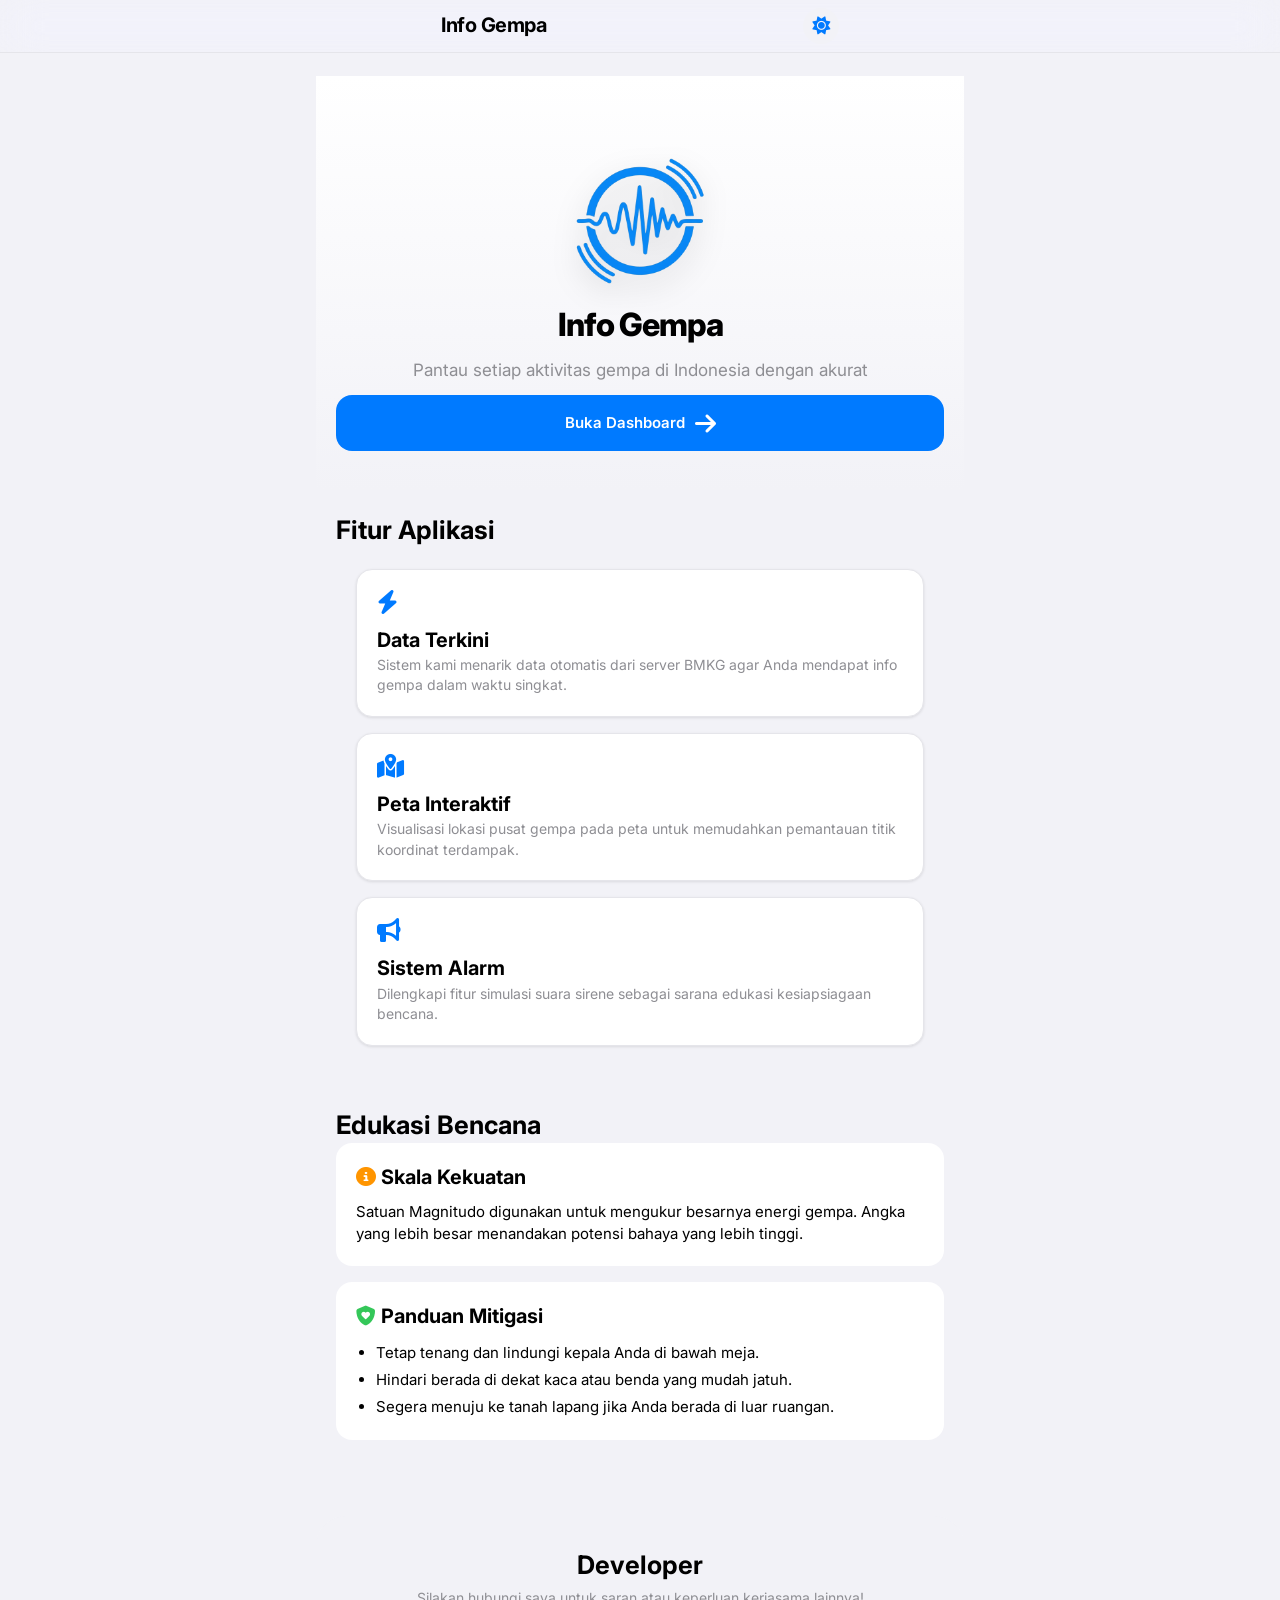
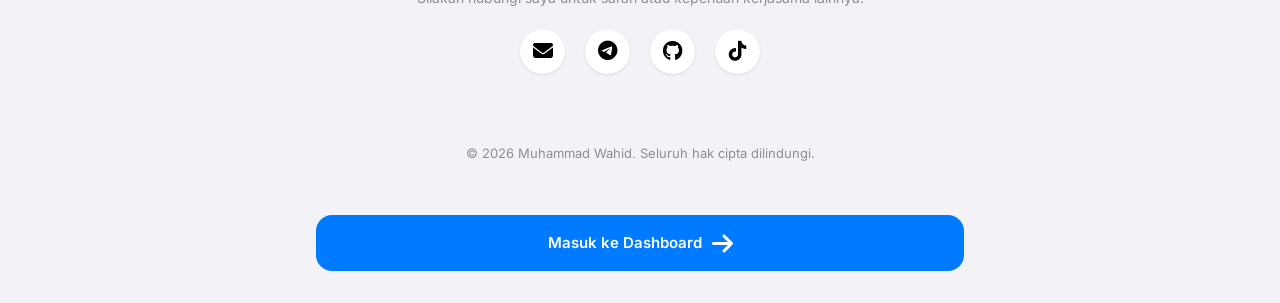
<file: index.html>
<!DOCTYPE html>
<html lang="id">
<head>
    <meta charset="UTF-8" />
    <meta name="viewport" content="width=device-width, initial-scale=1.0, viewport-fit=cover" />
    <meta name="google-site-verification" content="GpAqGbuZsOeTu3r56mJDddd0FB6GZIF2K4tqYakUcbY" />
    
    <link rel="canonical" href="https://infogempa.hidz-fun.my.id/" />
    
    <link rel="icon" type="image/png" href="favi.png">
    <link rel="apple-touch-icon" href="favi.png">
    <meta name="description" content="Pusat Info Gempa Indonesia - Layanan pantauan seismik real-time dari BMKG. Dapatkan info magnitudo, lokasi gempa, dan peringatan tsunami secara akurat.">
    <meta name="keywords" content="info gempa, gempa hari ini, bmkg, gempa bumi terbaru, pusat info gempa indonesia, cek gempa, magnitudo gempa">
    <meta name="author" content="HidzzY">
    <meta name="theme-color" content="#000000" media="(prefers-color-scheme: dark)" />
    <meta name="theme-color" content="#F2F2F7" media="(prefers-color-scheme: light)" />
    <title>Tentang - Pusat Info Gempa Indonesia</title>
    
    <link rel="preconnect" href="https://fonts.googleapis.com">
    <link href="https://fonts.googleapis.com/css2?family=Inter:wght@400;500;600;700;800&display=swap" rel="stylesheet">
    <link rel="stylesheet" href="https://cdnjs.cloudflare.com/ajax/libs/font-awesome/6.5.1/css/all.min.css" />
    <link rel="stylesheet" href="./assets/css/style.css">

    <style>
        /* Custom landing page specific styles */
        .app-logo-large { width: 170px; height: 140px; margin: 0 auto 25px; }
        .app-logo-large img { width: 170px; filter: drop-shadow(0px 10px 15px rgba(0,0,0,0.15)); }
        .landing-hero {
            padding: 60px 20px 40px;
            text-align: center;
            background: linear-gradient(180deg, var(--ios-surface) 0%, var(--ios-bg) 100%);
        }

        .feature-grid {
            display: grid;
            gap: 16px;
            padding: 20px;
        }

        .feature-card {
            background: var(--ios-surface);
            padding: 20px;
            border-radius: var(--ios-radius-lg);
            box-shadow: var(--ios-shadow-sm);
            border: 1px solid var(--ios-separator);
            transition: transform 0.2s ease;
        }

        .feature-card i {
            font-size: 24px;
            color: var(--ios-accent);
            margin-bottom: 12px;
        }

        .info-section {
            padding: 20px;
        }

        .education-card {
            background: var(--ios-surface);
            border-radius: var(--ios-radius-lg);
            padding: 20px;
            margin-bottom: 16px;
        }

        .contact-section {
            background: var(--ios-surface-secondary);
            padding: 30px 20px;
            border-radius: 30px 30px 0 0;
            margin-top: 40px;
        }

        .social-links {
            display: flex;
            justify-content: center;
            gap: 20px;
            margin-top: 20px;
        }

        .social-btn {
            width: 45px;
            height: 45px;
            border-radius: 50%;
            background: var(--ios-surface);
            display: flex;
            align-items: center;
            justify-content: center;
            color: var(--ios-text-primary);
            text-decoration: none;
            box-shadow: var(--ios-shadow-sm);
            font-size: 20px;
            transition: all 0.3s var(--ios-spring);
        }

        .social-btn:hover {
            transform: translateY(-5px);
            background: var(--ios-accent);
            color: white;
        }

        .cta-container {
            position: sticky;
            bottom: 0;
            padding: 20px;
            background: rgba(242, 242, 247, 0.8);
            backdrop-filter: blur(20px);
            border-top: 1px solid var(--ios-separator);
        }
    </style>
</head>
<body>

    <main class="ios-container">
      <header class="ios-header">
        <div class="header-content">
            <a href="index.html" class="logo">
                <span>Info Gempa</span>
            </a>
            <button id="theme-toggle" class="ios-icon-btn" aria-label="Toggle theme">
              <div id="themeIcon">
                <i class="fas fa-sun"></i>
                </div>
            </button>
        </div>
    </header>
        <header class="landing-hero">
            <div class="app-logo-large">
                <img src="./assets/img/light.png" id="main-logo" alt="Logo">
            </div>
            <h1 style="font-size: 32px; font-weight: 800; letter-spacing: -1px;">Info Gempa</h1>
            <p style="color: var(--ios-text-secondary); margin-top: 10px; font-size: 17px;">Pantau setiap aktivitas gempa di Indonesia dengan akurat</p>
            <a href="./pages/dash.html" class="ios-button ios-button-primary ios-button-full" style="text-decoration: none; display: flex; align-items: center; justify-content: center; gap: 10px;">
                <span>Buka Dashboard</span>
                <i class="fas fa-arrow-right"></i>
            </a>
        </header>

        <section class="info-section">
            <h2 class="ios-section-title">Fitur Aplikasi</h2>
            <div class="feature-grid">
                <div class="feature-card">
                    <i class="fas fa-bolt"></i>
                    <h3>Data Terkini</h3>
                    <p style="font-size: 14px; color: var(--ios-text-secondary);">Sistem kami menarik data otomatis dari server BMKG agar Anda mendapat info gempa dalam waktu singkat.</p>
                </div>
                <div class="feature-card">
                    <i class="fas fa-map-location-dot"></i>
                    <h3>Peta Interaktif</h3>
                    <p style="font-size: 14px; color: var(--ios-text-secondary);">Visualisasi lokasi pusat gempa pada peta untuk memudahkan pemantauan titik koordinat terdampak.</p>
                </div>
                <div class="feature-card">
                    <i class="fas fa-bullhorn"></i>
                    <h3>Sistem Alarm</h3>
                    <p style="font-size: 14px; color: var(--ios-text-secondary);">Dilengkapi fitur simulasi suara sirene sebagai sarana edukasi kesiapsiagaan bencana.</p>
                </div>
            </div>
        </section>

        <section class="info-section">
            <h2 class="ios-section-title">Edukasi Bencana</h2>
            <div class="education-card">
                <h3 style="margin-bottom: 8px;"><i class="fas fa-circle-info" style="color: var(--ios-orange);"></i> Skala Kekuatan</h3>
                <p style="font-size: 15px; line-height: 1.5;">Satuan Magnitudo digunakan untuk mengukur besarnya energi gempa. Angka yang lebih besar menandakan potensi bahaya yang lebih tinggi.</p>
            </div>
            <div class="education-card">
                <h3 style="margin-bottom: 8px;"><i class="fas fa-shield-heart" style="color: var(--ios-green);"></i> Panduan Mitigasi</h3>
                <ul style="font-size: 15px; line-height: 1.8; padding-left: 20px;">
                    <li>Tetap tenang dan lindungi kepala Anda di bawah meja.</li>
                    <li>Hindari berada di dekat kaca atau benda yang mudah jatuh.</li>
                    <li>Segera menuju ke tanah lapang jika Anda berada di luar ruangan.</li>
                </ul>
            </div>
        </section>

        <section class="contact-section">
            <h2 style="text-align: center; margin-bottom: 5px;">Developer</h2>
            <p style="text-align: center; color: var(--ios-text-secondary); font-size: 14px;">Silakan hubungi saya untuk saran atau keperluan kerjasama lainnya!</p>
            
            <div class="social-links">
                <a href="mailto:wahidrahmannn1324@gmail.com" class="social-btn" title="Email"><i class="fas fa-envelope"></i></a>
                <a href="https://t.me/hidzex3c" class="social-btn" title="Telegram"><i class="fab fa-telegram"></i></a>
                <a href="https://github.com/HidzzY" class="social-btn" title="GitHub"><i class="fab fa-github"></i></a>
                <a href="https://tiktok.com/@w.hizz" class="social-btn" title="TikTok"><i class="fab fa-tiktok"></i></a>
            </div>
        </section>

        <footer class="ios-footer">
            <p>&copy; 2026 Muhammad Wahid. Seluruh hak cipta dilindungi.</p>
        </footer>

        
            <a href="./pages/dash.html" class="ios-button ios-button-primary ios-button-full" style="text-decoration: none; display: flex; align-items: center; justify-content: center; gap: 10px;">
                <span>Masuk ke Dashboard</span>
                <i class="fas fa-arrow-right"></i>
            </a>
    </main>
    <script src="./assets/js/script.js"></script>

</body>
</html>
</file>
<file: assets/css/style.css>
/* ============================================
   iOS 18 DESIGN SYSTEM - COMPLETE
   ============================================ */

:root {
  /* Light Mode - iOS 18 */
  --ios-bg: #F2F2F7;
  --ios-surface: #FFFFFF;
  --ios-surface-secondary: #F2F2F7;
  --ios-text-primary: #000000;
  --ios-text-secondary: #8E8E93;
  --ios-text-tertiary: #C7C7CC;
  --ios-separator: #E5E5EA;
  --ios-accent: #007AFF;
  --ios-accent-secondary: #5856D6;
  --ios-green: #34C759;
  --ios-orange: #FF9500;
  --ios-red: #FF3B30;
  --ios-yellow: #FFCC00;
  --ios-purple: #AF52DE;
  --ios-teal: #5AC8FA;
  
  /* Shadows */
  --ios-shadow-sm: 0 1px 3px rgba(0,0,0,0.1);
  --ios-shadow-md: 0 4px 20px rgba(0,0,0,0.08);
  --ios-shadow-lg: 0 10px 40px rgba(0,0,0,0.12);
  
  /* Radius */
  --ios-radius-sm: 8px;
  --ios-radius-md: 12px;
  --ios-radius-lg: 16px;
  --ios-radius-xl: 20px;
  --ios-radius-full: 9999px;
  
  /* Transitions */
  --ios-spring: cubic-bezier(0.34, 1.56, 0.64, 1);
  --ios-ease: cubic-bezier(0.4, 0.0, 0.2, 1);
}

/* Dark Mode - iOS 18 Deep Black */
[data-theme="dark"] {
  --ios-bg: #000000;
  --ios-surface: #1C1C1E;
  --ios-surface-secondary: #2C2C2E;
  --ios-text-primary: #FFFFFF;
  --ios-text-secondary: #8E8E93;
  --ios-text-tertiary: #48484A;
  --ios-separator: #38383A;
  --ios-accent: #0A84FF;
  --ios-accent-secondary: #5E5CE6;
  --ios-green: #30D158;
  --ios-orange: #FF9F0A;
  --ios-red: #FF453A;
  --ios-yellow: #FFD60A;
  --ios-purple: #BF5AF2;
  --ios-teal: #64D2FF;
}

/* ============================================
   BASE STYLES
   ============================================ */

* {
  margin: 0;
  padding: 0;
  box-sizing: border-box;
  -webkit-tap-highlight-color: transparent;
}

html {
  font-family: -apple-system, BlinkMacSystemFont, "SF Pro Text", "Inter", "Segoe UI", Roboto, sans-serif;
  font-size: 17px;
  line-height: 1.47059;
  -webkit-font-smoothing: antialiased;
  -moz-osx-font-smoothing: grayscale;
}

body {
  background-color: var(--ios-bg);
  color: var(--ios-text-primary);
  min-height: 100vh;
  padding-top: env(safe-area-inset-top);
  padding-bottom: env(safe-area-inset-bottom);
  transition: background-color 0.3s var(--ios-ease);
}

/* ============================================
   LOADING
   ============================================ */
   

.loading-overlay {
  position: fixed;
  inset: 0;
  background: var(--ios-bg);
  display: flex;
  align-items: center;
  justify-content: center;
  z-index: 9999;
  transition: opacity 0.3s var(--ios-ease);
}

.spinner {
  width: 36px;
  height: 36px;
  border: 3px solid var(--ios-text-tertiary);
  border-top-color: var(--ios-accent);
  border-radius: 50%;
  animation: ios-spin 1s linear infinite;
}

@keyframes ios-spin {
  to { transform: rotate(360deg); }
}

/* ============================================
   LIVE ACTIVITY / DYNAMIC ISLAND STYLE
   ============================================ */

.ios-live-activity {
  position: fixed;
  top: 60px;
  left: 50%;
  transform: translateX(-50%) translateY(-100px);
  z-index: 99;
  background: var(--ios-surface);
  backdrop-filter: blur(20px) saturate(180%);
  border-radius: 999px;
  padding: 12px 20px;
  animation: slideDown 0.6s var(--ios-spring) forwards;
  min-width: 280px;
  box-shadow: 0 8px 32px var(--ios-shadow-lg);
  max-width: 90vw;
}

@keyframes slideDown {
  to { transform: translateX(-50%) translateY(0); }
}

.live-activity-content {
  display: flex;
  align-items: center;
  gap: 12px;
  color: var(--ios-text-primary);
}

.live-indicator {
  display: flex;
  align-items: center;
  gap: 6px;
}

.pulse-dot {
  width: 8px;
  height: 8px;
  background: #FF3B30;
  border-radius: 50%;
  animation: pulse 2s infinite;
}

@keyframes pulse {
  0%, 100% { opacity: 1; transform: scale(1); }
  50% { opacity: 0.5; transform: scale(1.2); }
}

.live-text {
  font-size: 11px;
  font-weight: 700;
  letter-spacing: 0.5px;
  color: #FF3B30;
}

.live-info {
  flex: 1;
  display: flex;
  flex-direction: column;
  min-width: 0;
}

.live-mag {
  font-size: 17px;
  font-weight: 700;
}

.live-loc {
  font-size: 13px;
  opacity: 0.8;
  white-space: nowrap;
  overflow: hidden;
  text-overflow: ellipsis;
  max-width: 140px;
}

.live-time {
  font-size: 12px;
  opacity: 0.6;
  background: var(--ios-surface-secondary);
  padding: 4px 10px;
  border-radius: 12px;
  white-space: nowrap;
}

/* ============================================
   HEADER
   ============================================ */

.ios-header {
  position: fixed;
  top: 0;
  left: 0;
  right: 0;
  z-index: 100;
  background: rgba(var(--ios-surface), 0.72);
  backdrop-filter: saturate(180%) blur(20px);
  -webkit-backdrop-filter: saturate(180%) blur(20px);
  border-bottom: 0.5px solid var(--ios-separator);
  padding-top: env(safe-area-inset-top);
}

.header-content {
  max-width: 430px;
  margin: 0 auto;
  padding: 12px 16px;
  display: flex;
  align-items: center;
  justify-content: space-between;
  height: 52px;
}

.logo {
  display: flex;
  align-items: center;
  gap: 8px;
  font-size: 20px;
  font-weight: 700;
  color: var(--ios-text-primary);
  text-decoration: none;
  letter-spacing: -0.5px;
}

.logo i {
  color: var(--ios-accent);
  font-size: 24px;
}

.ios-icon-btn {
  width: 36px;
  height: 36px;
  border-radius: var(--ios-radius-full);
  border: none;
  background: var(--ios-surface-secondary);
  color: var(--ios-accent);
  font-size: 18px;
  cursor: pointer;
  display: flex;
  align-items: center;
  justify-content: center;
  transition: transform 0.2s var(--ios-spring), background 0.2s;
}

.ios-icon-btn:active {
  transform: scale(0.88);
  background: var(--ios-separator);
}

.ios-header-compact .header-content {
  justify-content: flex-start;
  gap: 12px;
}

.ios-back-btn {
  display: flex;
  align-items: center;
  gap: 4px;
  color: var(--ios-accent);
  text-decoration: none;
  font-size: 17px;
  font-weight: 400;
  padding: 4px 8px 4px 0;
  margin-left: -8px;
  transition: opacity 0.2s;
}

.ios-back-btn:active {
  opacity: 0.6;
}

.ios-nav-title {
  font-size: 17px;
  font-weight: 600;
  flex: 1;
  text-align: center;
  margin-right: 60px;
}

.ios-spacer {
  width: 36px;
}

/* ============================================
   CONTAINER
   ============================================ */

.ios-container {
  max-width: 430px;
  margin: 0 auto;
  padding: 76px 16px 32px;
}

.ios-container-detail {
  padding-top: 64px;
}

/* ============================================
   HERO
   ============================================ */

.ios-hero {
  padding: 8px 0 24px;
}

.ios-hero-title {
  font-size: 34px;
  font-weight: 800;
  letter-spacing: -0.5px;
  line-height: 1.2;
  margin-bottom: 4px;
}

.ios-hero-subtitle {
  font-size: 17px;
  color: var(--ios-text-secondary);
  font-weight: 400;
}

/* ============================================
   STATS DASHBOARD
   ============================================ */

.ios-stats-section {
  margin-bottom: 24px;
}

.ios-stats-grid {
  display: grid;
  grid-template-columns: repeat(2, 1fr);
  gap: 12px;
}

.ios-stat-card {
  background: var(--ios-surface);
  border-radius: var(--ios-radius-lg);
  padding: 16px;
  box-shadow: var(--ios-shadow-sm);
  display: flex;
  flex-direction: column;
  align-items: flex-start;
  transition: transform 0.2s var(--ios-spring);
}

.ios-stat-card:active {
  transform: scale(0.96);
}

.stat-icon {
  font-size: 24px;
  margin-bottom: 8px;
  width: 40px;
  height: 40px;
  background: var(--ios-surface-secondary);
  border-radius: var(--ios-radius-md);
  display: flex;
  align-items: center;
  justify-content: center;
}

.stat-value {
  font-size: 24px;
  font-weight: 800;
  color: var(--ios-text-primary);
  letter-spacing: -0.5px;
}

.stat-label {
  font-size: 13px;
  color: var(--ios-text-secondary);
  margin-top: 2px;
}

/* ============================================
   SECTIONS
   ============================================ */

.ios-section {
  margin-bottom: 24px;
}

.ios-section-header {
  display: flex;
  align-items: center;
  gap: 8px;
  padding: 12px 4px;
  cursor: pointer;
  user-select: none;
  -webkit-user-select: none;
}

.ios-section-header h2 {
  font-size: 20px;
  font-weight: 700;
  flex: 1;
  letter-spacing: -0.3px;
}

.ios-section-header-static {
  display: flex;
  align-items: center;
  justify-content: space-between;
  padding: 12px 4px;
}

.ios-section-header-static h2 {
  font-size: 20px;
  font-weight: 700;
  letter-spacing: -0.3px;
}

.ios-link {
  color: var(--ios-accent);
  font-size: 15px;
  font-weight: 500;
  text-decoration: none;
}

.ios-badge {
  background: var(--ios-surface-secondary);
  color: var(--ios-text-secondary);
  font-size: 15px;
  font-weight: 600;
  padding: 4px 10px;
  border-radius: var(--ios-radius-full);
  min-width: 28px;
  text-align: center;
}

.ios-chevron {
  width: 32px;
  height: 32px;
  border: none;
  background: transparent;
  color: var(--ios-text-secondary);
  font-size: 14px;
  cursor: pointer;
  display: flex;
  align-items: center;
  justify-content: center;
  transition: transform 0.3s var(--ios-spring);
}

.ios-chevron.active {
  transform: rotate(180deg);
}

/* ============================================
   COLLAPSIBLE
   ============================================ */

.ios-collapsible {
  max-height: 0;
  overflow: hidden;
  transition: max-height 0.4s var(--ios-ease), opacity 0.3s;
  opacity: 0;
}

.ios-collapsible.active {
  max-height: 2000px;
  opacity: 1;
}

/* ============================================
   MINI MAP
   ============================================ */

.ios-mini-map-container {
  position: relative;
  height: 200px;
  border-radius: var(--ios-radius-xl);
  overflow: hidden;
  margin-top: 12px;
  z-index: 1;
}

.ios-mini-map {
  width: 100%;
  height: 100%;
  background: var(--ios-surface-secondary);
}

.mini-map-overlay {
  position: absolute;
  bottom: 12px;
  left: 12px;
}

/* ============================================
   INTENSITY SCALE
   ============================================ */

.ios-intensity-scale {
  display: flex;
  gap: 8px;
  margin-top: 12px;
  overflow-x: auto;
  padding: 4px;
  scrollbar-width: none;
}

.ios-intensity-scale::-webkit-scrollbar {
  display: none;
}

.intensity-item {
  display: flex;
  flex-direction: column;
  align-items: center;
  gap: 6px;
  min-width: 70px;
  padding: 12px 8px;
  background: var(--ios-surface);
  border-radius: var(--ios-radius-md);
  box-shadow: var(--ios-shadow-sm);
  transition: transform 0.2s;
}

.intensity-item:active {
  transform: scale(0.95);
}

.intensity-color {
  width: 32px;
  height: 32px;
  border-radius: 50%;
  box-shadow: inset 0 2px 4px rgba(0,0,0,0.1);
}

.intensity-item span {
  font-size: 12px;
  font-weight: 600;
  color: var(--ios-text-secondary);
}

/* ============================================
   TIPS CAROUSEL
   ============================================ */

.ios-tips-carousel {
  position: relative;
  height: 160px;
  margin-top: 12px;
  overflow: hidden;
}

.ios-tip-card {
  position: absolute;
  inset: 0;
  background: linear-gradient(135deg, var(--ios-accent) 0%, var(--ios-accent-secondary) 100%);
  border-radius: var(--ios-radius-xl);
  padding: 20px;
  color: white;
  opacity: 0;
  transform: translateX(100%);
  transition: all 0.4s var(--ios-spring);
  display: flex;
  flex-direction: column;
  justify-content: center;
}

.ios-tip-card.active {
  opacity: 1;
  transform: translateX(0);
}

.ios-tip-card.prev {
  transform: translateX(-100%);
}

.tip-icon {
  font-size: 32px;
  margin-bottom: 8px;
}

.ios-tip-card h3 {
  font-size: 18px;
  font-weight: 700;
  margin-bottom: 4px;
}

.ios-tip-card p {
  font-size: 14px;
  opacity: 0.9;
  line-height: 1.4;
}

.carousel-dots {
  display: flex;
  gap: 6px;
}

.dot {
  width: 6px;
  height: 6px;
  border-radius: 50%;
  background: var(--ios-text-tertiary);
  transition: all 0.3s;
  cursor: pointer;
}

.dot.active {
  width: 20px;
  border-radius: 3px;
  background: var(--ios-accent);
}

/* ============================================
   TIMELINE
   ============================================ */

.ios-timeline {
  display: flex;
  gap: 12px;
  overflow-x: auto;
  padding: 12px 4px;
  margin: 0 -16px;
  padding-left: 16px;
  scrollbar-width: none;
}

.ios-timeline::-webkit-scrollbar {
  display: none;
}

.timeline-item {
  display: flex;
  flex-direction: column;
  align-items: center;
  min-width: 70px;
  text-align: center;
  opacity: 0;
  animation: fadeInUp 0.4s var(--ios-spring) forwards;
}

@keyframes fadeInUp {
  from {
    opacity: 0;
    transform: translateY(10px);
  }
  to {
    opacity: 1;
    transform: translateY(0);
  }
}

.timeline-dot {
  width: 12px;
  height: 12px;
  border-radius: 50%;
  background: var(--ios-accent);
  border: 3px solid var(--ios-surface);
  box-shadow: 0 0 0 2px var(--ios-accent);
  margin-bottom: 8px;
  position: relative;
}

.timeline-dot::before {
  content: '';
  position: absolute;
  top: 50%;
  left: -50px;
  width: 50px;
  height: 2px;
  background: var(--ios-separator);
  transform: translateY(-50%);
  z-index: -1;
}

.timeline-item:first-child .timeline-dot::before {
  display: none;
}

.timeline-time {
  font-size: 12px;
  color: var(--ios-text-secondary);
  margin-bottom: 4px;
}

.timeline-mag {
  font-size: 15px;
  font-weight: 700;
  color: var(--ios-text-primary);
}

/* ============================================
   SEARCH & FILTER
   ============================================ */

.ios-search-bar {
  display: flex;
  align-items: center;
  gap: 12px;
  background: var(--ios-surface-secondary);
  border-radius: var(--ios-radius-full);
  padding: 12px 16px;
  margin-bottom: 12px;
}

.ios-search-bar i {
  color: var(--ios-text-secondary);
  font-size: 16px;
}

.ios-search-bar input {
  flex: 1;
  border: none;
  background: transparent;
  font-size: 17px;
  color: var(--ios-text-primary);
  outline: none;
}

.ios-search-bar input::placeholder {
  color: var(--ios-text-secondary);
}

.ios-filter-btn {
  width: 32px;
  height: 32px;
  border: none;
  background: var(--ios-surface);
  border-radius: 50%;
  color: var(--ios-accent);
  display: flex;
  align-items: center;
  justify-content: center;
  cursor: pointer;
  transition: transform 0.2s;
}

.ios-filter-btn:active {
  transform: scale(0.9);
}

.ios-filter-panel {
  background: var(--ios-surface);
  border-radius: var(--ios-radius-lg);
  padding: 16px;
  margin-bottom: 16px;
  animation: slideDownPanel 0.3s var(--ios-ease);
}

@keyframes slideDownPanel {
  from {
    opacity: 0;
    transform: translateY(-10px);
  }
  to {
    opacity: 1;
    transform: translateY(0);
  }
}

.filter-group {
  margin-bottom: 16px;
}

.filter-group:last-child {
  margin-bottom: 0;
}

.filter-group label {
  display: block;
  font-size: 13px;
  font-weight: 600;
  color: var(--ios-text-secondary);
  text-transform: uppercase;
  letter-spacing: 0.5px;
  margin-bottom: 8px;
}

.filter-group input[type="range"] {
  width: 100%;
  height: 6px;
  border-radius: 3px;
  background: var(--ios-surface-secondary);
  outline: none;
  -webkit-appearance: none;
}

.filter-group input[type="range"]::-webkit-slider-thumb {
  -webkit-appearance: none;
  width: 24px;
  height: 24px;
  border-radius: 50%;
  background: var(--ios-surface);
  box-shadow: 0 2px 8px rgba(0,0,0,0.2);
  border: 0.5px solid var(--ios-separator);
  cursor: pointer;
}

.filter-group select {
  width: 100%;
  padding: 12px;
  border: none;
  background: var(--ios-surface-secondary);
  border-radius: var(--ios-radius-md);
  font-size: 17px;
  color: var(--ios-text-primary);
  outline: none;
}

#mag-value {
  display: inline-block;
  margin-top: 8px;
  font-size: 15px;
  font-weight: 600;
  color: var(--ios-accent);
}

/* ============================================
   FEATURED CARD
   ============================================ */

.ios-featured-card {
  background: linear-gradient(135deg, var(--ios-surface) 0%, var(--ios-surface-secondary) 100%);
  border-radius: var(--ios-radius-xl);
  padding: 24px;
  box-shadow: var(--ios-shadow-md);
  position: relative;
  overflow: hidden;
  transition: transform 0.2s var(--ios-spring), box-shadow 0.2s;
}

.ios-featured-card::before {
  content: '';
  position: absolute;
  top: 0;
  left: 0;
  right: 0;
  height: 4px;
  background: linear-gradient(90deg, var(--ios-accent), var(--ios-accent-secondary));
  opacity: 0.8;
}

.ios-featured-card:active {
  transform: scale(0.98);
  box-shadow: var(--ios-shadow-sm);
}

.card-magnitude-large {
  font-size: 72px;
  font-weight: 800;
  line-height: 1;
  background: linear-gradient(135deg, var(--ios-accent), var(--ios-accent-secondary));
  -webkit-background-clip: text;
  -webkit-text-fill-color: transparent;
  background-clip: text;
  margin-bottom: 8px;
  letter-spacing: -2px;
}

.card-magnitude-label {
  font-size: 15px;
  color: var(--ios-text-secondary);
  font-weight: 600;
  text-transform: uppercase;
  letter-spacing: 0.5px;
  margin-bottom: 20px;
}

.card-info-grid {
  display: grid;
  gap: 12px;
}

.card-info-row {
  display: flex;
  justify-content: space-between;
  align-items: center;
  padding: 8px 0;
  border-bottom: 0.5px solid var(--ios-separator);
}

.card-info-row:last-child {
  border-bottom: none;
}

.card-info-label {
  font-size: 15px;
  color: var(--ios-text-secondary);
  display: flex;
  align-items: center;
  gap: 8px;
}

.card-info-value {
  font-size: 15px;
  font-weight: 600;
  color: var(--ios-text-primary);
  text-align: right;
}

.card-potensi {
  margin-top: 16px;
  padding: 12px 16px;
  background: var(--ios-surface-secondary);
  border-radius: var(--ios-radius-md);
  font-size: 15px;
  font-weight: 500;
  display: flex;
  align-items: center;
  gap: 10px;
}

.card-potensi.tsunami {
  background: rgba(255, 59, 48, 0.12);
  color: var(--ios-red);
}

.card-potensi.no-tsunami {
  background: rgba(52, 199, 89, 0.12);
  color: var(--ios-green);
}

.ios-detail-btn {
  display: flex;
  align-items: center;
  justify-content: center;
  gap: 8px;
  margin-top: 20px;
  padding: 14px 24px;
  background: var(--ios-accent);
  color: white;
  border: none;
  border-radius: var(--ios-radius-lg);
  font-size: 17px;
  font-weight: 600;
  text-decoration: none;
  cursor: pointer;
  transition: transform 0.2s var(--ios-spring), filter 0.2s;
}

.ios-detail-btn:active {
  transform: scale(0.96);
  filter: brightness(0.9);
}

/* ============================================
   LIST ITEMS
   ============================================ */

.ios-list {
  background: var(--ios-surface);
  border-radius: var(--ios-radius-lg);
  overflow: hidden;
  box-shadow: var(--ios-shadow-sm);
}

.ios-list-item {
  display: flex;
  align-items: center;
  gap: 12px;
  padding: 14px 16px;
  text-decoration: none;
  color: inherit;
  border-bottom: 0.5px solid var(--ios-separator);
  transition: background 0.2s;
  position: relative;
}

.ios-list-item:last-child {
  border-bottom: none;
}

.ios-list-item:active {
  background: var(--ios-surface-secondary);
}

.ios-list-item::after {
  content: '\f054';
  font-family: 'Font Awesome 6 Free';
  font-weight: 900;
  font-size: 12px;
  color: var(--ios-text-tertiary);
  margin-left: auto;
}

.magnitude-badge {
  min-width: 56px;
  height: 56px;
  border-radius: var(--ios-radius-md);
  display: flex;
  flex-direction: column;
  align-items: center;
  justify-content: center;
  font-weight: 700;
  position: relative;
  overflow: hidden;
}

.magnitude-badge::before {
  content: '';
  position: absolute;
  inset: 0;
  opacity: 0.15;
}

.magnitude-badge.low { color: var(--ios-green); }
.magnitude-badge.low::before { background: var(--ios-green); }

.magnitude-badge.medium { color: var(--ios-orange); }
.magnitude-badge.medium::before { background: var(--ios-orange); }

.magnitude-badge.high { color: var(--ios-red); }
.magnitude-badge.high::before { background: var(--ios-red); }

.magnitude-value {
  font-size: 20px;
  line-height: 1;
  z-index: 1;
}

.magnitude-label {
  font-size: 10px;
  text-transform: uppercase;
  letter-spacing: 0.5px;
  opacity: 0.8;
  z-index: 1;
}

.list-item-content {
  flex: 1;
  min-width: 0;
}

.list-item-title {
  font-size: 16px;
  font-weight: 600;
  color: var(--ios-text-primary);
  white-space: nowrap;
  overflow: hidden;
  text-overflow: ellipsis;
  margin-bottom: 2px;
}

.list-item-subtitle {
  font-size: 13px;
  color: var(--ios-text-secondary);
  display: flex;
  align-items: center;
  gap: 6px;
}

/* ============================================
   MAP
   ============================================ */

.ios-map-container {
  position: relative;
  margin: -16px -16px 20px;
  height: 280px;
  overflow: hidden;
  z-index: 1;
}

.ios-map {
  width: 100%;
  height: 100%;
  background: var(--ios-surface-secondary);
}

.ios-map-overlay {
  position: absolute;
  bottom: 16px;
  left: 50%;
  transform: translateX(-50%);
  z-index: 400;
}

.ios-pill {
  background: rgba(0, 0, 0, 0.7);
  backdrop-filter: blur(10px);
  color: white;
  padding: 8px 16px;
  border-radius: var(--ios-radius-full);
  font-size: 13px;
  font-weight: 500;
  display: flex;
  align-items: center;
  gap: 6px;
  box-shadow: var(--ios-shadow-md);
}

/* ============================================
   DETAIL CONTENT
   ============================================ */

.ios-detail-content {
  background: var(--ios-surface);
  border-radius: var(--ios-radius-xl);
  padding: 20px;
  margin-bottom: 20px;
  box-shadow: var(--ios-shadow-sm);
}

.ios-detail-header {
  text-align: center;
  padding-bottom: 20px;
  border-bottom: 0.5px solid var(--ios-separator);
  margin-bottom: 20px;
}

.ios-detail-magnitude {
  font-size: 56px;
  font-weight: 800;
  line-height: 1;
  margin-bottom: 8px;
  letter-spacing: -1px;
}

.ios-detail-location {
  font-size: 19px;
  font-weight: 600;
  color: var(--ios-text-primary);
  line-height: 1.3;
}

.ios-detail-grid {
  display: grid;
  grid-template-columns: 1fr 1fr;
  gap: 16px;
}

.ios-detail-item {
  display: flex;
  flex-direction: column;
  gap: 4px;
  padding: 12px;
  background: var(--ios-surface-secondary);
  border-radius: var(--ios-radius-md);
}

.ios-detail-item.full-width {
  grid-column: 1 / -1;
}

.ios-detail-icon {
  width: 32px;
  height: 32px;
  border-radius: var(--ios-radius-full);
  background: var(--ios-surface);
  display: flex;
  align-items: center;
  justify-content: center;
  color: var(--ios-accent);
  font-size: 14px;
  margin-bottom: 4px;
}

.ios-detail-label {
  font-size: 12px;
  color: var(--ios-text-secondary);
  text-transform: uppercase;
  letter-spacing: 0.3px;
  font-weight: 600;
}

.ios-detail-value {
  font-size: 16px;
  font-weight: 600;
  color: var(--ios-text-primary);
}

/* ============================================
   ACTION SECTION
   ============================================ */

.ios-action-section {
  background: var(--ios-surface);
  border-radius: var(--ios-radius-xl);
  padding: 20px;
  box-shadow: var(--ios-shadow-sm);
}

.ios-action-section h3 {
  font-size: 20px;
  font-weight: 700;
  margin-bottom: 8px;
  letter-spacing: -0.3px;
}

.ios-action-section > p {
  font-size: 15px;
  color: var(--ios-text-secondary);
  margin-bottom: 20px;
}

.ios-button-group {
  display: flex;
  gap: 12px;
  margin-bottom: 16px;
}

.ios-button {
  flex: 1;
  display: flex;
  flex-direction: column;
  align-items: center;
  gap: 8px;
  padding: 16px;
  border: none;
  border-radius: var(--ios-radius-lg);
  font-size: 15px;
  font-weight: 600;
  cursor: pointer;
  transition: transform 0.2s var(--ios-spring), filter 0.2s;
}

.ios-button:active {
  transform: scale(0.95);
}

.ios-button i {
  font-size: 24px;
}

.ios-button-primary {
  background: var(--ios-accent);
  color: white;
}

.ios-button-secondary {
  background: var(--ios-surface-secondary);
  color: var(--ios-accent);
}

.ios-button-full {
  flex-direction: row;
  justify-content: center;
  width: 100%;
  margin-top: 12px;
}

.ios-output-sheet {
  background: var(--ios-surface-secondary);
  border-radius: var(--ios-radius-xl);
  padding: 20px;
  margin-top: 16px;
  animation: sheetUp 0.4s var(--ios-spring);
}

@keyframes sheetUp {
  from {
    opacity: 0;
    transform: translateY(20px);
  }
  to {
    opacity: 1;
    transform: translateY(0);
  }
}

.ios-sheet-handle {
  width: 36px;
  height: 5px;
  background: var(--ios-text-tertiary);
  border-radius: 3px;
  margin: 0 auto 16px;
  opacity: 0.5;
}

.ios-textarea {
  width: 100%;
  min-height: 140px;
  padding: 12px;
  border: 0.5px solid var(--ios-separator);
  border-radius: var(--ios-radius-md);
  background: var(--ios-surface);
  color: var(--ios-text-primary);
  font-family: "SF Mono", SFMono-Regular, monospace;
  font-size: 13px;
  line-height: 1.5;
  resize: none;
  margin-bottom: 12px;
}

/* ============================================
   EMERGENCY BUTTON
   ============================================ */

.ios-emergency-btn {
  width: 100%;
  display: flex;
  align-items: center;
  gap: 16px;
  padding: 16px;
  background: linear-gradient(135deg, #FF3B30 0%, #FF6B6B 100%);
  border: none;
  border-radius: var(--ios-radius-xl);
  color: white;
  cursor: pointer;
  transition: transform 0.2s var(--ios-spring), box-shadow 0.2s;
  margin-top: 12px;
}

.ios-emergency-btn:active {
  transform: scale(0.98);
  box-shadow: 0 4px 20px rgba(255, 59, 48, 0.4);
}

.emergency-icon {
  width: 48px;
  height: 48px;
  background: rgba(255,255,255,0.2);
  border-radius: var(--ios-radius-md);
  display: flex;
  align-items: center;
  justify-content: center;
  font-size: 24px;
}

.emergency-text {
  flex: 1;
  text-align: left;
  display: flex;
  flex-direction: column;
}

.emergency-title {
  font-size: 17px;
  font-weight: 700;
}

.emergency-subtitle {
  font-size: 14px;
  opacity: 0.9;
}

/* ============================================
   MODAL
   ============================================ */

.ios-modal {
  position: fixed;
  inset: 0;
  z-index: 10000;
  display: flex;
  align-items: center;
  justify-content: center;
}

.ios-modal-backdrop {
  position: absolute;
  inset: 0;
  background: rgba(0,0,0,0.8);
  backdrop-filter: blur(10px);
}

.ios-modal-content {
  position: relative;
  background: var(--ios-surface);
  border-radius: var(--ios-radius-xl);
  padding: 32px;
  margin: 20px;
  text-align: center;
  max-width: 320px;
  animation: modalUp 0.4s var(--ios-spring);
}

@keyframes modalUp {
  from {
    opacity: 0;
    transform: translateY(50px) scale(0.9);
  }
  to {
    opacity: 1;
    transform: translateY(0) scale(1);
  }
}

.emergency-animation {
  width: 100px;
  height: 100px;
  margin: 0 auto 20px;
  position: relative;
  display: flex;
  align-items: center;
  justify-content: center;
}

.siren-light {
  position: absolute;
  inset: 0;
  background: radial-gradient(circle, rgba(255,59,48,0.3) 0%, transparent 70%);
  animation: sirenPulse 1s infinite;
  border-radius: 50%;
}

@keyframes sirenPulse {
  0%, 100% { transform: scale(1); opacity: 1; }
  50% { transform: scale(1.3); opacity: 0.5; }
}

.emergency-animation i {
  font-size: 48px;
  color: #FF3B30;
  animation: bellShake 0.5s infinite;
}

@keyframes bellShake {
  0%, 100% { transform: rotate(0); }
  25% { transform: rotate(-15deg); }
  75% { transform: rotate(15deg); }
}

.ios-modal-content h2 {
  font-size: 22px;
  font-weight: 800;
  margin-bottom: 12px;
  color: var(--ios-text-primary);
}

.ios-modal-content p {
  font-size: 15px;
  color: var(--ios-text-secondary);
  margin-bottom: 24px;
  line-height: 1.5;
}

/* ============================================
   SKELETON LOADING
   ============================================ */

.ios-skeleton {
  padding: 8px;
}

.skeleton-line {
  height: 12px;
  background: linear-gradient(90deg, var(--ios-surface-secondary) 25%, var(--ios-separator) 50%, var(--ios-surface-secondary) 75%);
  background-size: 200% 100%;
  border-radius: 6px;
  margin-bottom: 12px;
  animation: skeleton-shimmer 1.5s infinite;
}

.skeleton-title {
  height: 24px;
  width: 60%;
  margin-bottom: 20px;
}

.skeleton-short {
  width: 40%;
}

.skeleton-item {
  height: 72px;
  background: linear-gradient(90deg, var(--ios-surface-secondary) 25%, var(--ios-separator) 50%, var(--ios-surface-secondary) 75%);
  background-size: 200% 100%;
  border-radius: var(--ios-radius-md);
  margin-bottom: 8px;
  animation: skeleton-shimmer 1.5s infinite;
}

@keyframes skeleton-shimmer {
  0% { background-position: 200% 0; }
  100% { background-position: -200% 0; }
}

/* ============================================
   TOAST
   ============================================ */

.ios-toast {
  position: fixed;
  top: 50%;
  left: 50%;
  transform: translate(-50%, -50%) scale(0.9);
  background: rgba(0, 0, 0, 0.8);
  backdrop-filter: blur(20px);
  color: white;
  padding: 16px 24px;
  border-radius: var(--ios-radius-xl);
  font-size: 17px;
  font-weight: 500;
  opacity: 0;
  pointer-events: none;
  transition: all 0.3s var(--ios-spring);
  z-index: 10001;
}

.ios-toast.show {
  opacity: 1;
  transform: translate(-50%, -50%) scale(1);
}

.toast-content {
  display: flex;
  align-items: center;
  gap: 10px;
}

.toast-content i {
  color: var(--ios-green);
  font-size: 20px;
}

/* ============================================
   FOOTER
   ============================================ */

.ios-footer {
  text-align: center;
  padding: 40px 20px;
  color: var(--ios-text-secondary);
  font-size: 13px;
}

.ios-footer-update {
  margin-top: 4px;
  font-weight: 500;
}

/* ============================================
   RESPONSIVE
   ============================================ */

@media (min-width: 768px) {
  .ios-container {
    max-width: 680px;
  }
  
  .ios-stats-grid {
    grid-template-columns: repeat(4, 1fr);
  }
  
  .ios-map-container {
    margin: -16px 0 24px;
    border-radius: var(--ios-radius-xl);
  }
  
  .ios-timeline {
    justify-content: center;
  }
}

@media (max-width: 375px) {
  html {
    font-size: 16px;
  }
  
  .card-magnitude-large {
    font-size: 64px;
  }
  
  .ios-hero-title {
    font-size: 28px;
  }
}
</file>
